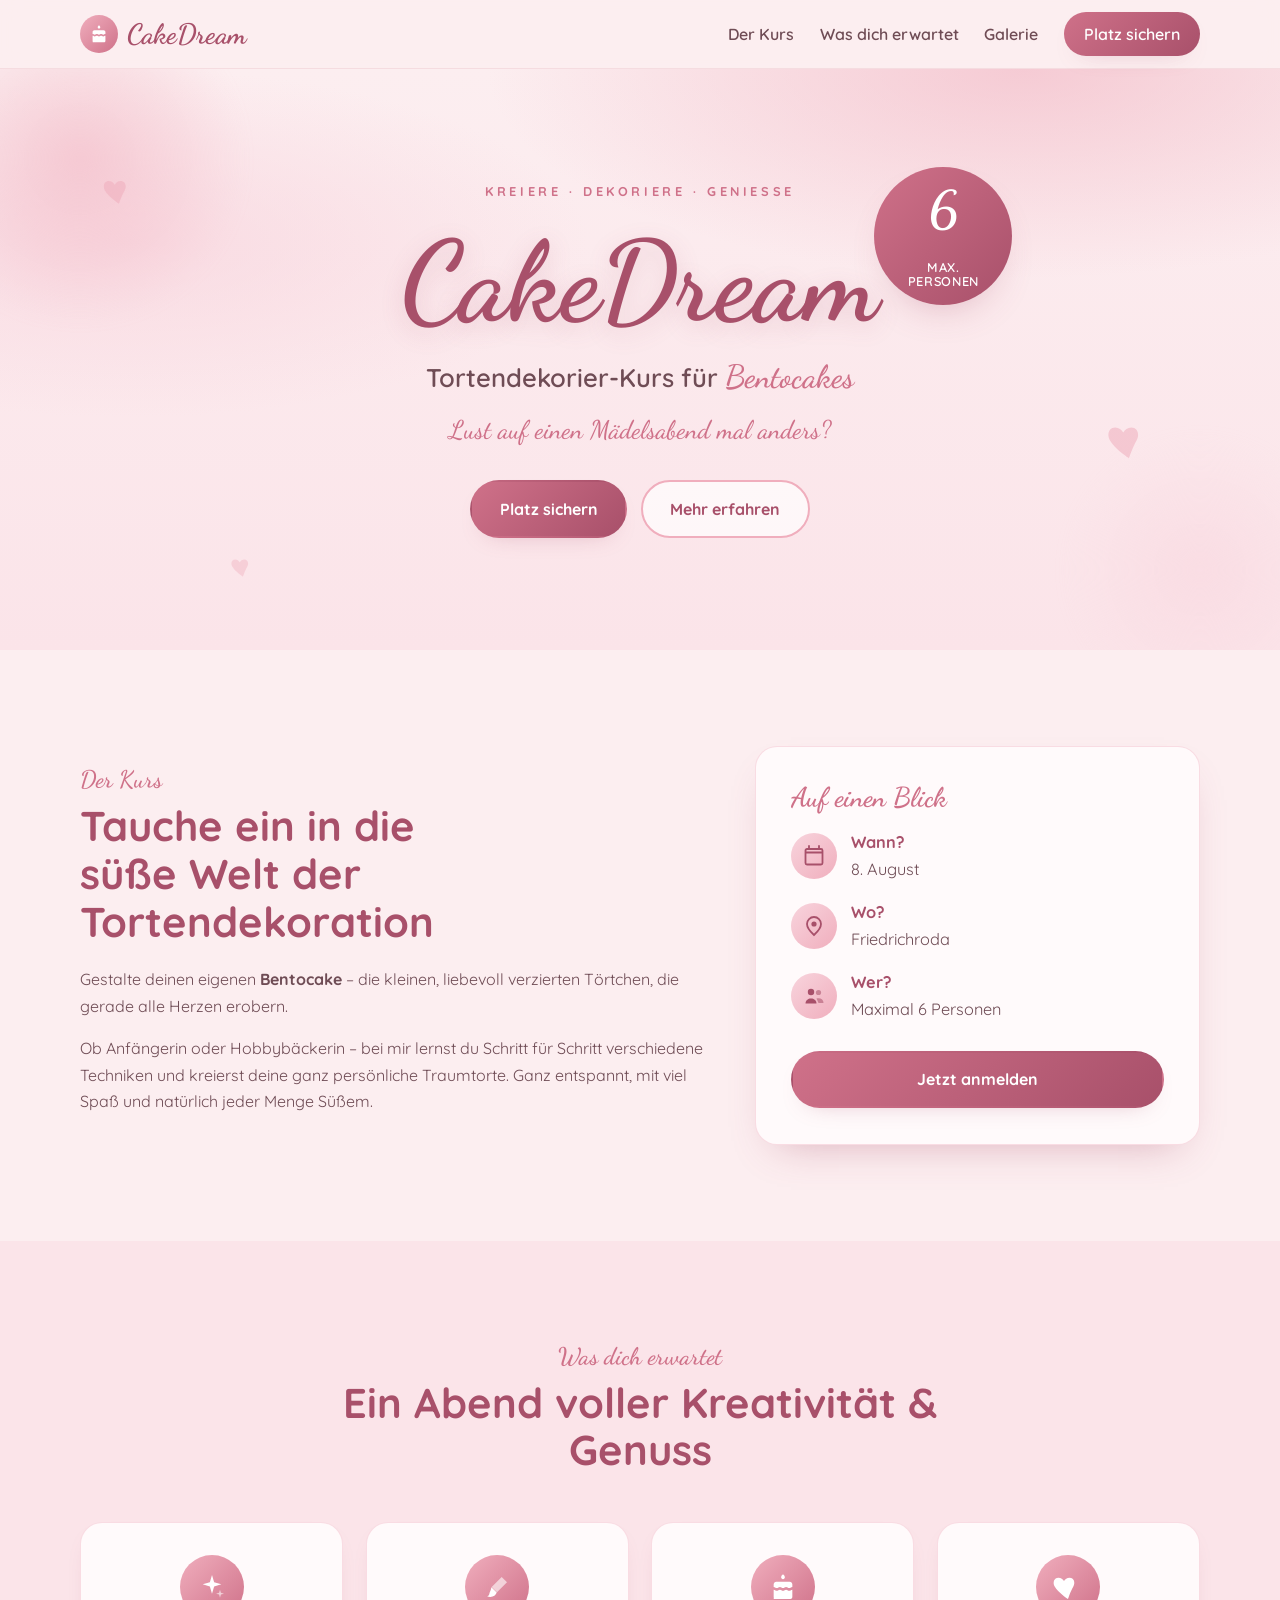
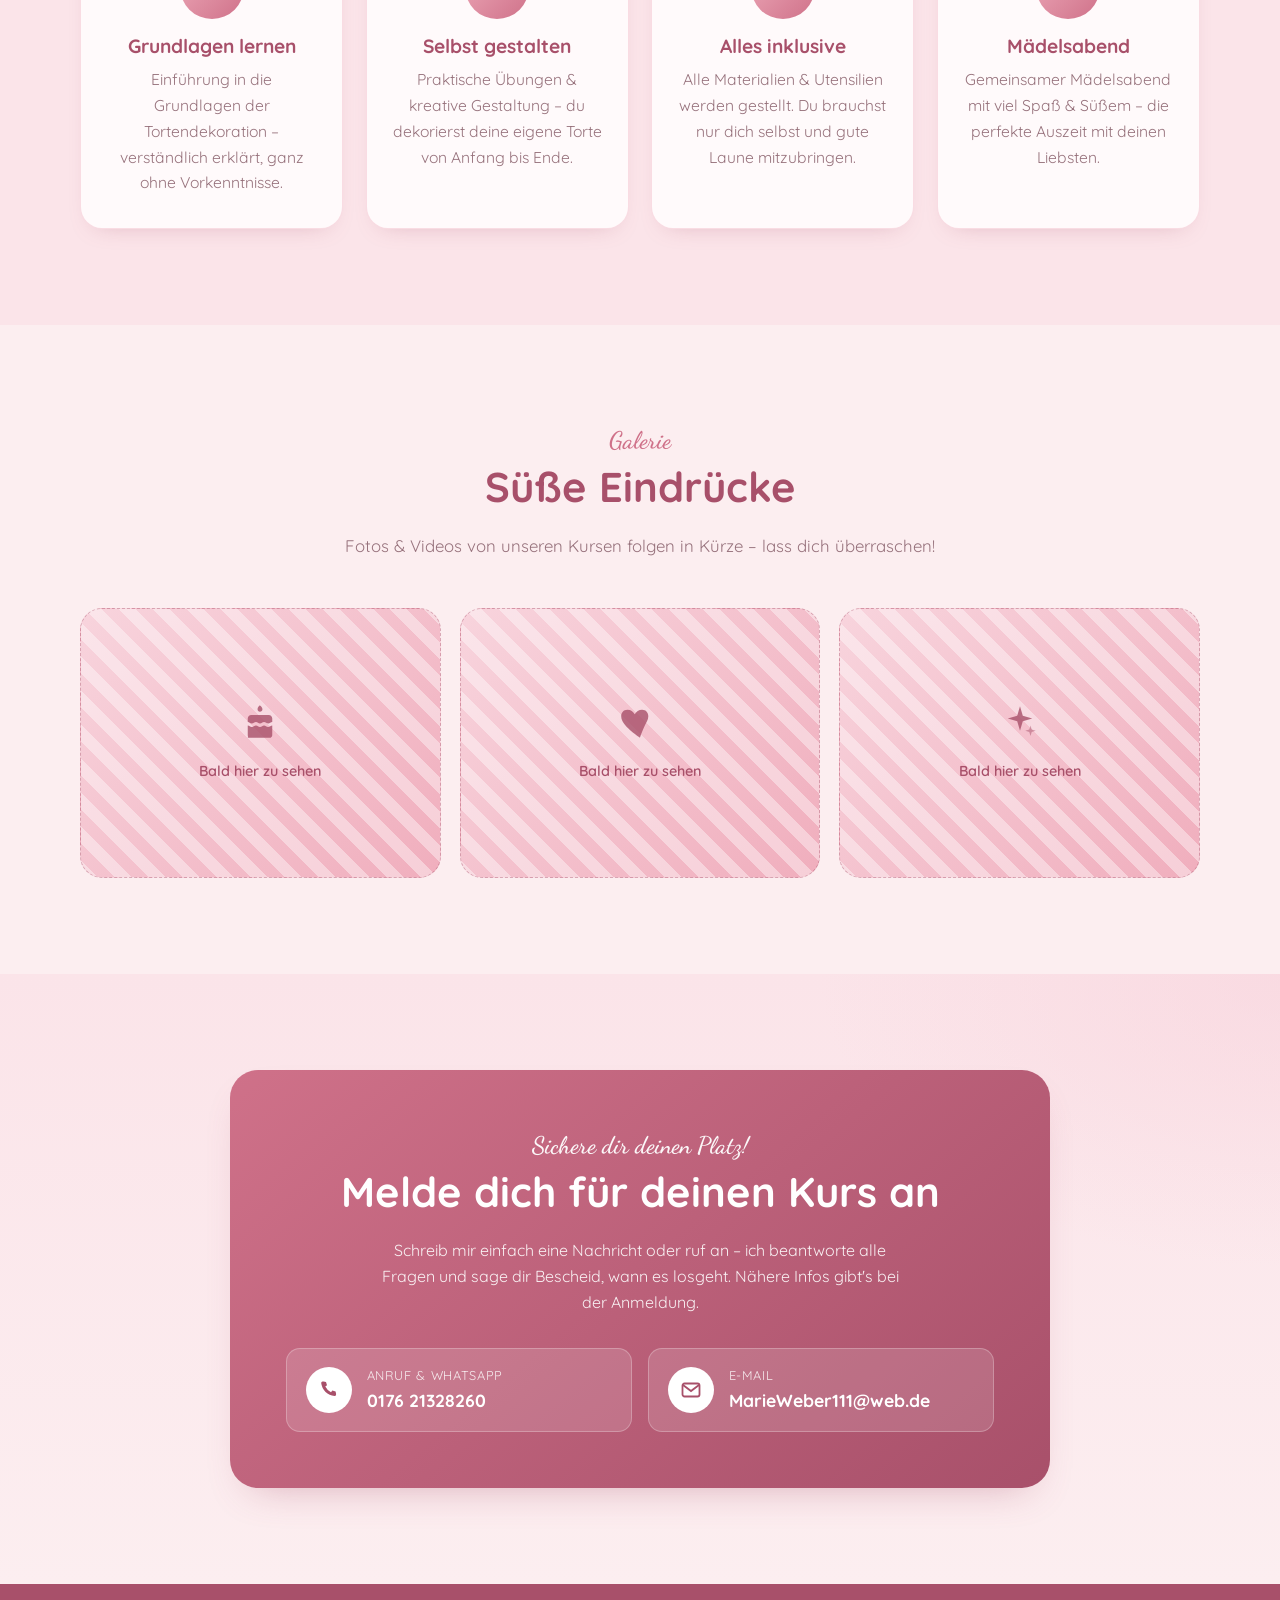
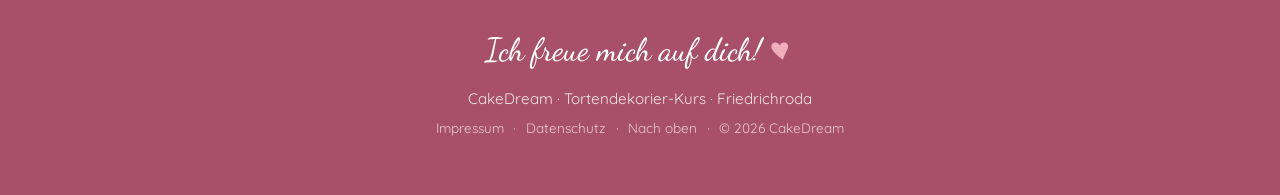
<file: index.html>
<!DOCTYPE html>
<html lang="de">
<head>
  <meta charset="UTF-8" />
  <meta name="viewport" content="width=device-width, initial-scale=1.0" />
  <title>CakeDream · Tortendekorier-Kurs in Friedrichroda</title>
  <meta name="description" content="Tortendekorier-Kurs für Bentocakes in Friedrichroda. Kreiere, dekoriere und genieße – ein Mädelsabend mal anders. Max. 6 Personen. Jetzt Platz sichern!" />
  <meta name="theme-color" content="#fceef0" />

  <!-- Open Graph / Social -->
  <meta property="og:type" content="website" />
  <meta property="og:title" content="CakeDream · Tortendekorier-Kurs" />
  <meta property="og:description" content="Tauche ein in die süße Welt der Tortendekoration und gestalte deinen eigenen Bentocake!" />
  <meta property="og:locale" content="de_DE" />

  <link rel="icon" href="assets/favicon.svg" type="image/svg+xml" />

  <!-- Schriften werden lokal geladen (siehe assets/css/styles.css) – kein Google-CDN -->
  <link rel="preload" href="assets/fonts/quicksand-latin.woff2" as="font" type="font/woff2" crossorigin />
  <link rel="preload" href="assets/fonts/dancing-script-latin.woff2" as="font" type="font/woff2" crossorigin />

  <link rel="stylesheet" href="assets/css/styles.css" />
</head>
<body>

  <!-- ===== Navigation ===== -->
  <header class="nav" id="top">
    <div class="nav__inner">
      <a href="#top" class="nav__brand">
        <span class="nav__brand-icon" aria-hidden="true">
          <svg viewBox="0 0 24 24" width="22" height="22"><use href="#icon-cake"/></svg>
        </span>
        CakeDream
      </a>

      <nav class="nav__links" aria-label="Hauptnavigation">
        <a href="#kurs">Der Kurs</a>
        <a href="#ablauf">Was dich erwartet</a>
        <a href="#galerie">Galerie</a>
        <a href="#kontakt" class="nav__cta">Platz sichern</a>
      </nav>

      <button class="nav__toggle" id="navToggle" aria-label="Menü öffnen" aria-expanded="false">
        <span></span><span></span><span></span>
      </button>
    </div>
  </header>

  <!-- ===== Hero ===== -->
  <section class="hero">
    <div class="hero__decor" aria-hidden="true">
      <span class="blob blob--1"></span>
      <span class="blob blob--2"></span>
      <svg class="float-heart float-heart--1" viewBox="0 0 24 24"><use href="#icon-heart"/></svg>
      <svg class="float-heart float-heart--2" viewBox="0 0 24 24"><use href="#icon-heart"/></svg>
      <svg class="float-heart float-heart--3" viewBox="0 0 24 24"><use href="#icon-heart"/></svg>
    </div>

    <div class="hero__inner">
      <p class="hero__eyebrow reveal">Kreiere &middot; Dekoriere &middot; Genieße</p>
      <h1 class="hero__title reveal">CakeDream</h1>
      <p class="hero__tagline reveal">Tortendekorier-Kurs für <em>Bentocakes</em></p>
      <p class="hero__sub reveal">Lust auf einen Mädelsabend mal anders?</p>

      <div class="hero__actions reveal">
        <a href="#kontakt" class="btn btn--primary">Platz sichern</a>
        <a href="#kurs" class="btn btn--ghost">Mehr erfahren</a>
      </div>

      <div class="hero__badge reveal" aria-label="Maximal 6 Personen">
        <span class="hero__badge-num">6</span>
        <span class="hero__badge-text">max.<br>Personen</span>
      </div>
    </div>
  </section>

  <!-- ===== Intro / Der Kurs ===== -->
  <section class="section section--intro" id="kurs">
    <div class="wrap">
      <div class="intro__grid">
        <div class="intro__text reveal">
          <p class="kicker">Der Kurs</p>
          <h2>Tauche ein in die süße Welt der Tortendekoration</h2>
          <p>
            Gestalte deinen eigenen <strong>Bentocake</strong> – die kleinen,
            liebevoll verzierten Törtchen, die gerade alle Herzen erobern.
          </p>
          <p>
            Ob Anfängerin oder Hobbybäckerin – bei mir lernst du Schritt für
            Schritt verschiedene Techniken und kreierst deine ganz persönliche
            Traumtorte. Ganz entspannt, mit viel Spaß und natürlich jeder Menge
            Süßem.
          </p>
        </div>

        <div class="intro__card reveal">
          <h3>Auf einen Blick</h3>
          <ul class="facts">
            <li>
              <span class="facts__icon" aria-hidden="true"><svg viewBox="0 0 24 24"><use href="#icon-calendar"/></svg></span>
              <span class="facts__body"><strong>Wann?</strong><br>8. August</span>
            </li>
            <li>
              <span class="facts__icon" aria-hidden="true"><svg viewBox="0 0 24 24"><use href="#icon-pin"/></svg></span>
              <span class="facts__body"><strong>Wo?</strong><br>Friedrichroda</span>
            </li>
            <li>
              <span class="facts__icon" aria-hidden="true"><svg viewBox="0 0 24 24"><use href="#icon-people"/></svg></span>
              <span class="facts__body"><strong>Wer?</strong><br>Maximal 6 Personen</span>
            </li>
          </ul>
          <a href="#kontakt" class="btn btn--primary btn--block">Jetzt anmelden</a>
        </div>
      </div>
    </div>
  </section>

  <!-- ===== Was dich erwartet ===== -->
  <section class="section section--soft" id="ablauf">
    <div class="wrap">
      <header class="section__head reveal">
        <p class="kicker">Was dich erwartet</p>
        <h2>Ein Abend voller Kreativität &amp; Genuss</h2>
      </header>

      <div class="cards">
        <article class="card reveal">
          <span class="card__icon" aria-hidden="true"><svg viewBox="0 0 24 24"><use href="#icon-sparkle"/></svg></span>
          <h3>Grundlagen lernen</h3>
          <p>Einführung in die Grundlagen der Tortendekoration – verständlich erklärt, ganz ohne Vorkenntnisse.</p>
        </article>

        <article class="card reveal">
          <span class="card__icon" aria-hidden="true"><svg viewBox="0 0 24 24"><use href="#icon-brush"/></svg></span>
          <h3>Selbst gestalten</h3>
          <p>Praktische Übungen &amp; kreative Gestaltung – du dekorierst deine eigene Torte von Anfang bis Ende.</p>
        </article>

        <article class="card reveal">
          <span class="card__icon" aria-hidden="true"><svg viewBox="0 0 24 24"><use href="#icon-cake"/></svg></span>
          <h3>Alles inklusive</h3>
          <p>Alle Materialien &amp; Utensilien werden gestellt. Du brauchst nur dich selbst und gute Laune mitzubringen.</p>
        </article>

        <article class="card reveal">
          <span class="card__icon" aria-hidden="true"><svg viewBox="0 0 24 24"><use href="#icon-heart"/></svg></span>
          <h3>Mädelsabend</h3>
          <p>Gemeinsamer Mädelsabend mit viel Spaß &amp; Süßem – die perfekte Auszeit mit deinen Liebsten.</p>
        </article>
      </div>
    </div>
  </section>

  <!-- ===== Galerie ===== -->
  <section class="section" id="galerie">
    <div class="wrap">
      <header class="section__head reveal">
        <p class="kicker">Galerie</p>
        <h2>Süße Eindrücke</h2>
        <p class="section__lead">Fotos &amp; Videos von unseren Kursen folgen in Kürze – lass dich überraschen!</p>
      </header>

      <div class="gallery" aria-label="Galerie – Bilder folgen bald">
        <figure class="gallery__item gallery__item--placeholder">
          <span aria-hidden="true"><svg viewBox="0 0 24 24"><use href="#icon-cake"/></svg></span>
          <figcaption>Bald hier zu sehen</figcaption>
        </figure>
        <figure class="gallery__item gallery__item--placeholder">
          <span aria-hidden="true"><svg viewBox="0 0 24 24"><use href="#icon-heart"/></svg></span>
          <figcaption>Bald hier zu sehen</figcaption>
        </figure>
        <figure class="gallery__item gallery__item--placeholder">
          <span aria-hidden="true"><svg viewBox="0 0 24 24"><use href="#icon-sparkle"/></svg></span>
          <figcaption>Bald hier zu sehen</figcaption>
        </figure>
      </div>
    </div>
  </section>

  <!-- ===== Kontakt / Anmeldung ===== -->
  <section class="section section--contact" id="kontakt">
    <div class="wrap">
      <div class="contact__box reveal">
        <p class="kicker kicker--light">Sichere dir deinen Platz!</p>
        <h2>Melde dich für deinen Kurs an</h2>
        <p class="contact__lead">
          Schreib mir einfach eine Nachricht oder ruf an – ich beantworte alle
          Fragen und sage dir Bescheid, wann es losgeht. Nähere Infos gibt's bei
          der Anmeldung.
        </p>

        <div class="contact__methods">
          <a class="contact__method" href="tel:+4917621328260">
            <span class="contact__method-icon" aria-hidden="true"><svg viewBox="0 0 24 24"><use href="#icon-phone"/></svg></span>
            <span>
              <span class="contact__method-label">Anruf &amp; WhatsApp</span>
              <strong>0176 21328260</strong>
            </span>
          </a>

          <a class="contact__method" href="mailto:MarieWeber111@web.de?subject=Anmeldung%20Tortendekorier-Kurs">
            <span class="contact__method-icon" aria-hidden="true"><svg viewBox="0 0 24 24"><use href="#icon-mail"/></svg></span>
            <span>
              <span class="contact__method-label">E-Mail</span>
              <strong>MarieWeber111@web.de</strong>
            </span>
          </a>
        </div>
      </div>
    </div>
  </section>

  <!-- ===== Footer ===== -->
  <footer class="footer">
    <div class="wrap footer__inner">
      <p class="footer__sign">Ich freue mich auf dich! <svg viewBox="0 0 24 24" class="footer__heart"><use href="#icon-heart"/></svg></p>
      <p class="footer__brand">CakeDream &middot; Tortendekorier-Kurs &middot; Friedrichroda</p>
      <p class="footer__legal">
        <a href="impressum.html">Impressum</a>
        <span aria-hidden="true">·</span>
        <a href="datenschutz.html">Datenschutz</a>
        <span aria-hidden="true">·</span>
        <a href="#top">Nach oben</a>
        <span aria-hidden="true">·</span>
        <span>&copy; <span id="year"></span> CakeDream</span>
      </p>
    </div>
  </footer>

  <!-- ===== SVG Icon Sprite ===== -->
  <svg width="0" height="0" style="position:absolute" aria-hidden="true" focusable="false">
    <defs>
      <symbol id="icon-heart" viewBox="0 0 24 24">
        <path d="M12 21s-7.5-4.9-10-9.4C.3 8.4 1.6 5 4.8 5c2 0 3.3 1.2 4.2 2.5C9.9 6.2 11.2 5 13.2 5 16.4 5 17.7 8.4 16 11.6 13.5 16.1 12 21 12 21z" fill="currentColor"/>
      </symbol>
      <symbol id="icon-cake" viewBox="0 0 24 24">
        <path d="M12 2.5c.8.6 1.4 1.4 1.4 2.2 0 .8-.6 1.4-1.4 1.4s-1.4-.6-1.4-1.4c0-.8.6-1.6 1.4-2.2zM7 8h10c1.1 0 2 .9 2 2v2c-1 0-1.3.8-2.3.8S15.3 12 14.3 12s-1.3.8-2.3.8S10.7 12 9.7 12s-1.4.8-2.4.8S6 12 5 12v-2c0-1.1.9-2 2-2zM5 14c1 0 1.3.8 2.3.8s1.4-.8 2.4-.8 1.3.8 2.3.8 1.4-.8 2.3-.8 1.3.8 2.4.8 1.3-.8 2.3-.8v5.5c0 .8-.7 1.5-1.5 1.5h-13C5.7 21 5 20.3 5 19.5V14z" fill="currentColor"/>
      </symbol>
      <symbol id="icon-calendar" viewBox="0 0 24 24">
        <path d="M7 2v2M17 2v2M3.5 8.5h17M5 5h14a1.5 1.5 0 0 1 1.5 1.5V19A1.5 1.5 0 0 1 19 20.5H5A1.5 1.5 0 0 1 3.5 19V6.5A1.5 1.5 0 0 1 5 5z" fill="none" stroke="currentColor" stroke-width="1.8" stroke-linecap="round"/>
      </symbol>
      <symbol id="icon-pin" viewBox="0 0 24 24">
        <path d="M12 21s7-6.3 7-11a7 7 0 1 0-14 0c0 4.7 7 11 7 11z" fill="none" stroke="currentColor" stroke-width="1.8"/>
        <circle cx="12" cy="10" r="2.6" fill="currentColor"/>
      </symbol>
      <symbol id="icon-people" viewBox="0 0 24 24">
        <circle cx="9" cy="8" r="3.2" fill="currentColor"/>
        <path d="M3.5 19.5c0-3 2.5-5 5.5-5s5.5 2 5.5 5z" fill="currentColor"/>
        <circle cx="16.5" cy="8.5" r="2.6" fill="currentColor" opacity=".55"/>
        <path d="M14.5 14.6c.6-.25 1.3-.4 2-.4 3 0 5 1.8 5 4.8h-5" fill="currentColor" opacity=".55"/>
      </symbol>
      <symbol id="icon-phone" viewBox="0 0 24 24">
        <path d="M6.6 3.5 9 4l1 3.2-1.7 1.4a12 12 0 0 0 5.7 5.7l1.4-1.7 3.2 1 .5 2.4a1.6 1.6 0 0 1-1.6 1.9A14.5 14.5 0 0 1 4.2 5.1 1.6 1.6 0 0 1 6.1 3.5z" fill="currentColor"/>
      </symbol>
      <symbol id="icon-mail" viewBox="0 0 24 24">
        <rect x="3.5" y="5.5" width="17" height="13" rx="2" fill="none" stroke="currentColor" stroke-width="1.8"/>
        <path d="M4 7l8 6 8-6" fill="none" stroke="currentColor" stroke-width="1.8" stroke-linecap="round"/>
      </symbol>
      <symbol id="icon-sparkle" viewBox="0 0 24 24">
        <path d="M12 3l1.6 5.4L19 10l-5.4 1.6L12 17l-1.6-5.4L5 10l5.4-1.6z" fill="currentColor"/>
        <path d="M18 14l.7 2.3L21 17l-2.3.7L18 20l-.7-2.3L15 17l2.3-.7z" fill="currentColor" opacity=".6"/>
      </symbol>
      <symbol id="icon-brush" viewBox="0 0 24 24">
        <path d="M15.5 4.5l4 4-7.5 7.5-4-4 7.5-7.5z" fill="currentColor" opacity=".6"/>
        <path d="M7.8 12.2l4 4c-.7 2-2.4 3.3-4.8 3.3-1 0-1.8-.2-2.4-.5.9-.3 1.5-1 1.7-2 .2-1.2 1-1.9 1.5-4.8z" fill="currentColor"/>
      </symbol>
    </defs>
  </svg>

  <script src="assets/js/main.js"></script>
</body>
</html>
</file>
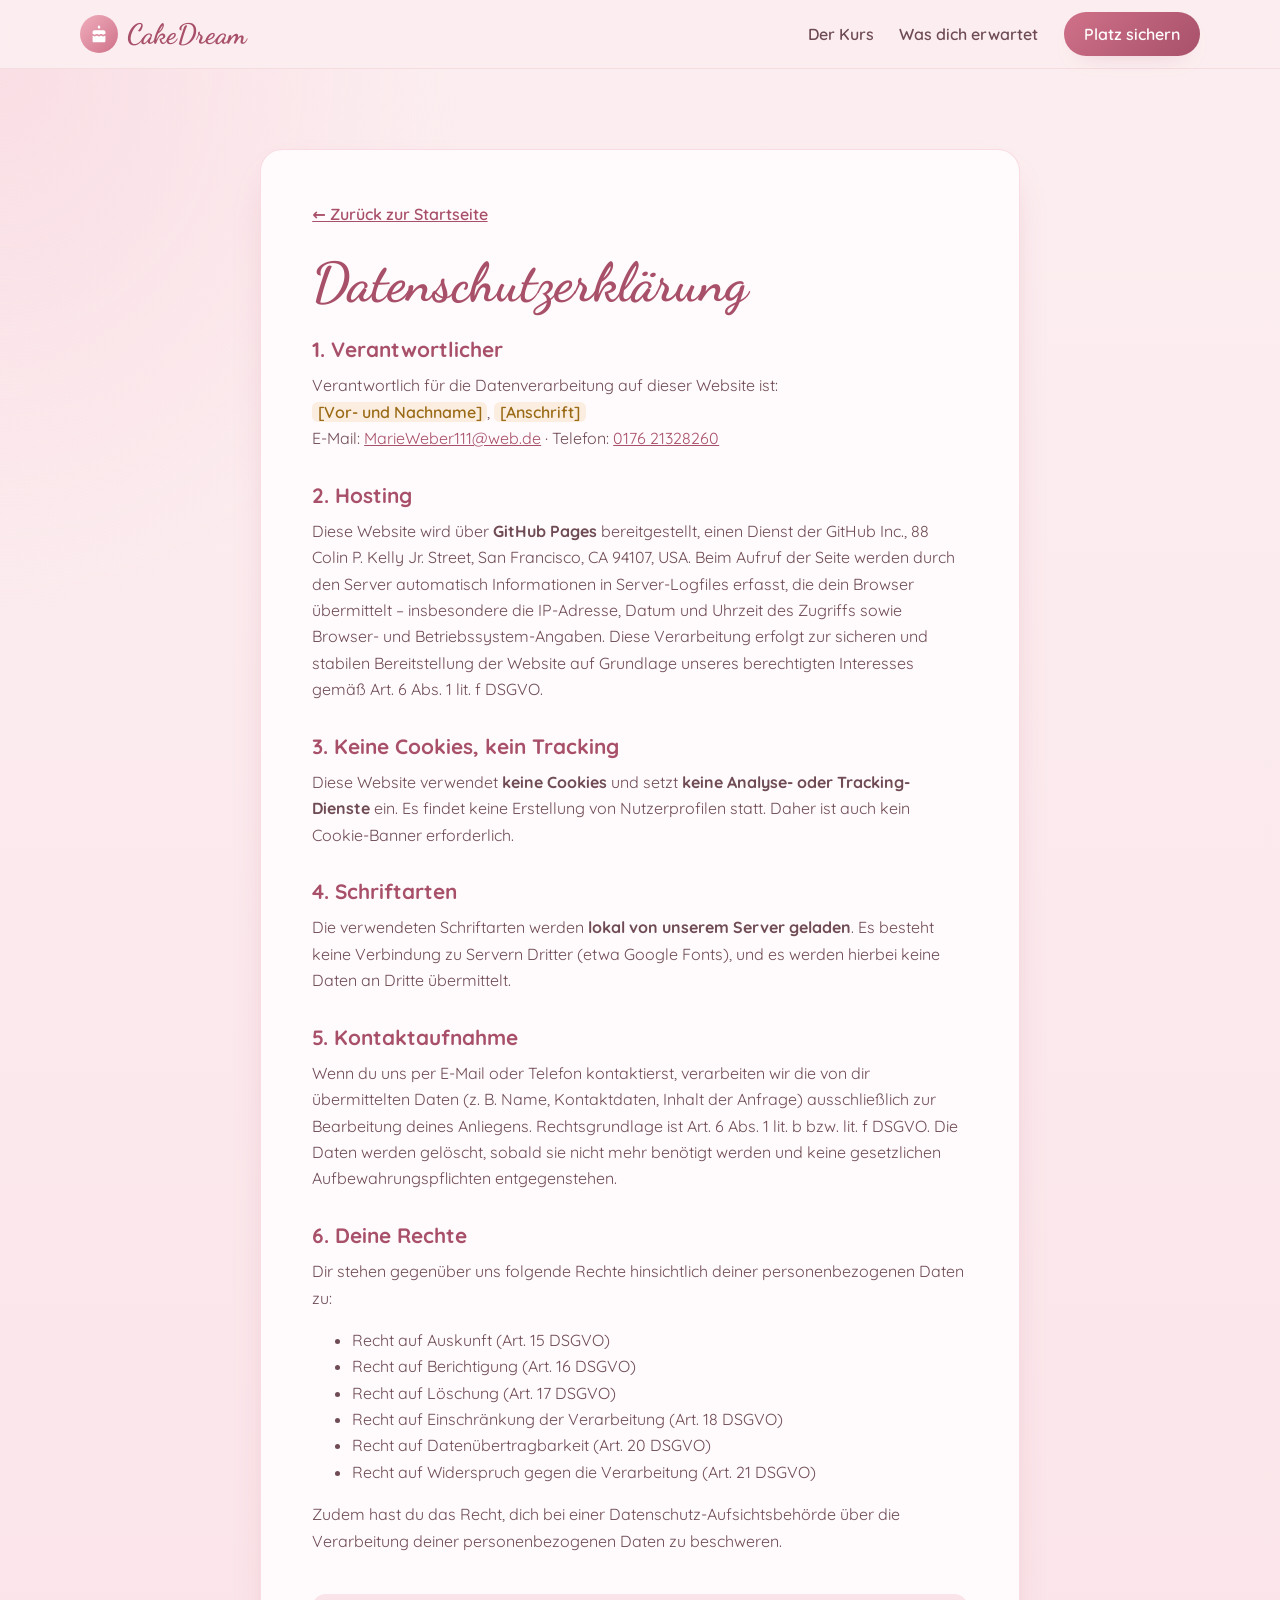
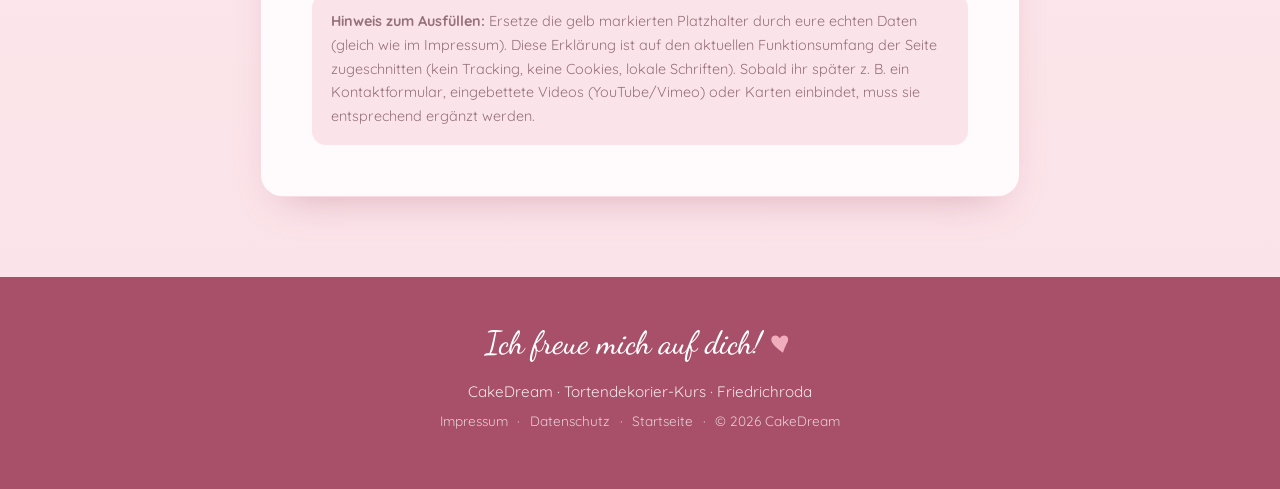
<file: datenschutz.html>
<!DOCTYPE html>
<html lang="de">
<head>
  <meta charset="UTF-8" />
  <meta name="viewport" content="width=device-width, initial-scale=1.0" />
  <title>Datenschutzerklärung · CakeDream</title>
  <meta name="description" content="Datenschutzerklärung von CakeDream – Tortendekorier-Kurse in Friedrichroda." />
  <meta name="robots" content="noindex" />
  <meta name="theme-color" content="#fceef0" />
  <link rel="icon" href="assets/favicon.svg" type="image/svg+xml" />
  <link rel="preload" href="assets/fonts/quicksand-latin.woff2" as="font" type="font/woff2" crossorigin />
  <link rel="preload" href="assets/fonts/dancing-script-latin.woff2" as="font" type="font/woff2" crossorigin />
  <link rel="stylesheet" href="assets/css/styles.css" />
</head>
<body>

  <header class="nav" id="top">
    <div class="nav__inner">
      <a href="index.html" class="nav__brand">
        <span class="nav__brand-icon" aria-hidden="true">
          <svg viewBox="0 0 24 24" width="22" height="22"><use href="#icon-cake"/></svg>
        </span>
        CakeDream
      </a>
      <nav class="nav__links" aria-label="Hauptnavigation">
        <a href="index.html#kurs">Der Kurs</a>
        <a href="index.html#ablauf">Was dich erwartet</a>
        <a href="index.html#kontakt" class="nav__cta">Platz sichern</a>
      </nav>
    </div>
  </header>

  <main class="legal">
    <div class="wrap">
      <article class="legal__card">
        <a class="legal__back" href="index.html">&larr; Zurück zur Startseite</a>
        <h1>Datenschutzerklärung</h1>

        <h2>1. Verantwortlicher</h2>
        <p>
          Verantwortlich für die Datenverarbeitung auf dieser Website ist:<br>
          <span class="legal__placeholder">[Vor- und Nachname]</span>,
          <span class="legal__placeholder">[Anschrift]</span><br>
          E-Mail: <a href="mailto:MarieWeber111@web.de">MarieWeber111@web.de</a> ·
          Telefon: <a href="tel:+4917621328260">0176 21328260</a>
        </p>

        <h2>2. Hosting</h2>
        <p>
          Diese Website wird über <strong>GitHub Pages</strong> bereitgestellt,
          einen Dienst der GitHub Inc., 88 Colin P. Kelly Jr. Street, San
          Francisco, CA 94107, USA. Beim Aufruf der Seite werden durch den
          Server automatisch Informationen in Server-Logfiles erfasst, die dein
          Browser übermittelt – insbesondere die IP-Adresse, Datum und Uhrzeit
          des Zugriffs sowie Browser- und Betriebssystem-Angaben. Diese
          Verarbeitung erfolgt zur sicheren und stabilen Bereitstellung der
          Website auf Grundlage unseres berechtigten Interesses gemäß
          Art.&nbsp;6 Abs.&nbsp;1 lit.&nbsp;f DSGVO.
        </p>

        <h2>3. Keine Cookies, kein Tracking</h2>
        <p>
          Diese Website verwendet <strong>keine Cookies</strong> und setzt
          <strong>keine Analyse- oder Tracking-Dienste</strong> ein. Es findet
          keine Erstellung von Nutzerprofilen statt. Daher ist auch kein
          Cookie-Banner erforderlich.
        </p>

        <h2>4. Schriftarten</h2>
        <p>
          Die verwendeten Schriftarten werden <strong>lokal von unserem Server
          geladen</strong>. Es besteht keine Verbindung zu Servern Dritter
          (etwa Google Fonts), und es werden hierbei keine Daten an Dritte
          übermittelt.
        </p>

        <h2>5. Kontaktaufnahme</h2>
        <p>
          Wenn du uns per E-Mail oder Telefon kontaktierst, verarbeiten wir die
          von dir übermittelten Daten (z.&nbsp;B. Name, Kontaktdaten, Inhalt der
          Anfrage) ausschließlich zur Bearbeitung deines Anliegens.
          Rechtsgrundlage ist Art.&nbsp;6 Abs.&nbsp;1 lit.&nbsp;b bzw.
          lit.&nbsp;f DSGVO. Die Daten werden gelöscht, sobald sie nicht mehr
          benötigt werden und keine gesetzlichen Aufbewahrungspflichten
          entgegenstehen.
        </p>

        <h2>6. Deine Rechte</h2>
        <p>Dir stehen gegenüber uns folgende Rechte hinsichtlich deiner personenbezogenen Daten zu:</p>
        <ul>
          <li>Recht auf Auskunft (Art.&nbsp;15 DSGVO)</li>
          <li>Recht auf Berichtigung (Art.&nbsp;16 DSGVO)</li>
          <li>Recht auf Löschung (Art.&nbsp;17 DSGVO)</li>
          <li>Recht auf Einschränkung der Verarbeitung (Art.&nbsp;18 DSGVO)</li>
          <li>Recht auf Datenübertragbarkeit (Art.&nbsp;20 DSGVO)</li>
          <li>Recht auf Widerspruch gegen die Verarbeitung (Art.&nbsp;21 DSGVO)</li>
        </ul>
        <p>
          Zudem hast du das Recht, dich bei einer Datenschutz-Aufsichtsbehörde
          über die Verarbeitung deiner personenbezogenen Daten zu beschweren.
        </p>

        <div class="legal__note">
          <strong>Hinweis zum Ausfüllen:</strong> Ersetze die gelb markierten
          Platzhalter durch eure echten Daten (gleich wie im Impressum). Diese
          Erklärung ist auf den aktuellen Funktionsumfang der Seite zugeschnitten
          (kein Tracking, keine Cookies, lokale Schriften). Sobald ihr später
          z.&nbsp;B. ein Kontaktformular, eingebettete Videos (YouTube/Vimeo) oder
          Karten einbindet, muss sie entsprechend ergänzt werden.
        </div>
      </article>
    </div>
  </main>

  <footer class="footer">
    <div class="wrap footer__inner">
      <p class="footer__sign">Ich freue mich auf dich! <svg viewBox="0 0 24 24" class="footer__heart"><use href="#icon-heart"/></svg></p>
      <p class="footer__brand">CakeDream &middot; Tortendekorier-Kurs &middot; Friedrichroda</p>
      <p class="footer__legal">
        <a href="impressum.html">Impressum</a>
        <span aria-hidden="true">·</span>
        <a href="datenschutz.html">Datenschutz</a>
        <span aria-hidden="true">·</span>
        <a href="index.html">Startseite</a>
        <span aria-hidden="true">·</span>
        <span>&copy; <span id="year"></span> CakeDream</span>
      </p>
    </div>
  </footer>

  <svg width="0" height="0" style="position:absolute" aria-hidden="true" focusable="false">
    <defs>
      <symbol id="icon-heart" viewBox="0 0 24 24">
        <path d="M12 21s-7.5-4.9-10-9.4C.3 8.4 1.6 5 4.8 5c2 0 3.3 1.2 4.2 2.5C9.9 6.2 11.2 5 13.2 5 16.4 5 17.7 8.4 16 11.6 13.5 16.1 12 21 12 21z" fill="currentColor"/>
      </symbol>
      <symbol id="icon-cake" viewBox="0 0 24 24">
        <path d="M12 2.5c.8.6 1.4 1.4 1.4 2.2 0 .8-.6 1.4-1.4 1.4s-1.4-.6-1.4-1.4c0-.8.6-1.6 1.4-2.2zM7 8h10c1.1 0 2 .9 2 2v2c-1 0-1.3.8-2.3.8S15.3 12 14.3 12s-1.3.8-2.3.8S10.7 12 9.7 12s-1.4.8-2.4.8S6 12 5 12v-2c0-1.1.9-2 2-2zM5 14c1 0 1.3.8 2.3.8s1.4-.8 2.4-.8 1.3.8 2.3.8 1.4-.8 2.3-.8 1.3.8 2.4.8 1.3-.8 2.3-.8v5.5c0 .8-.7 1.5-1.5 1.5h-13C5.7 21 5 20.3 5 19.5V14z" fill="currentColor"/>
      </symbol>
    </defs>
  </svg>

  <script src="assets/js/main.js"></script>
</body>
</html>
</file>
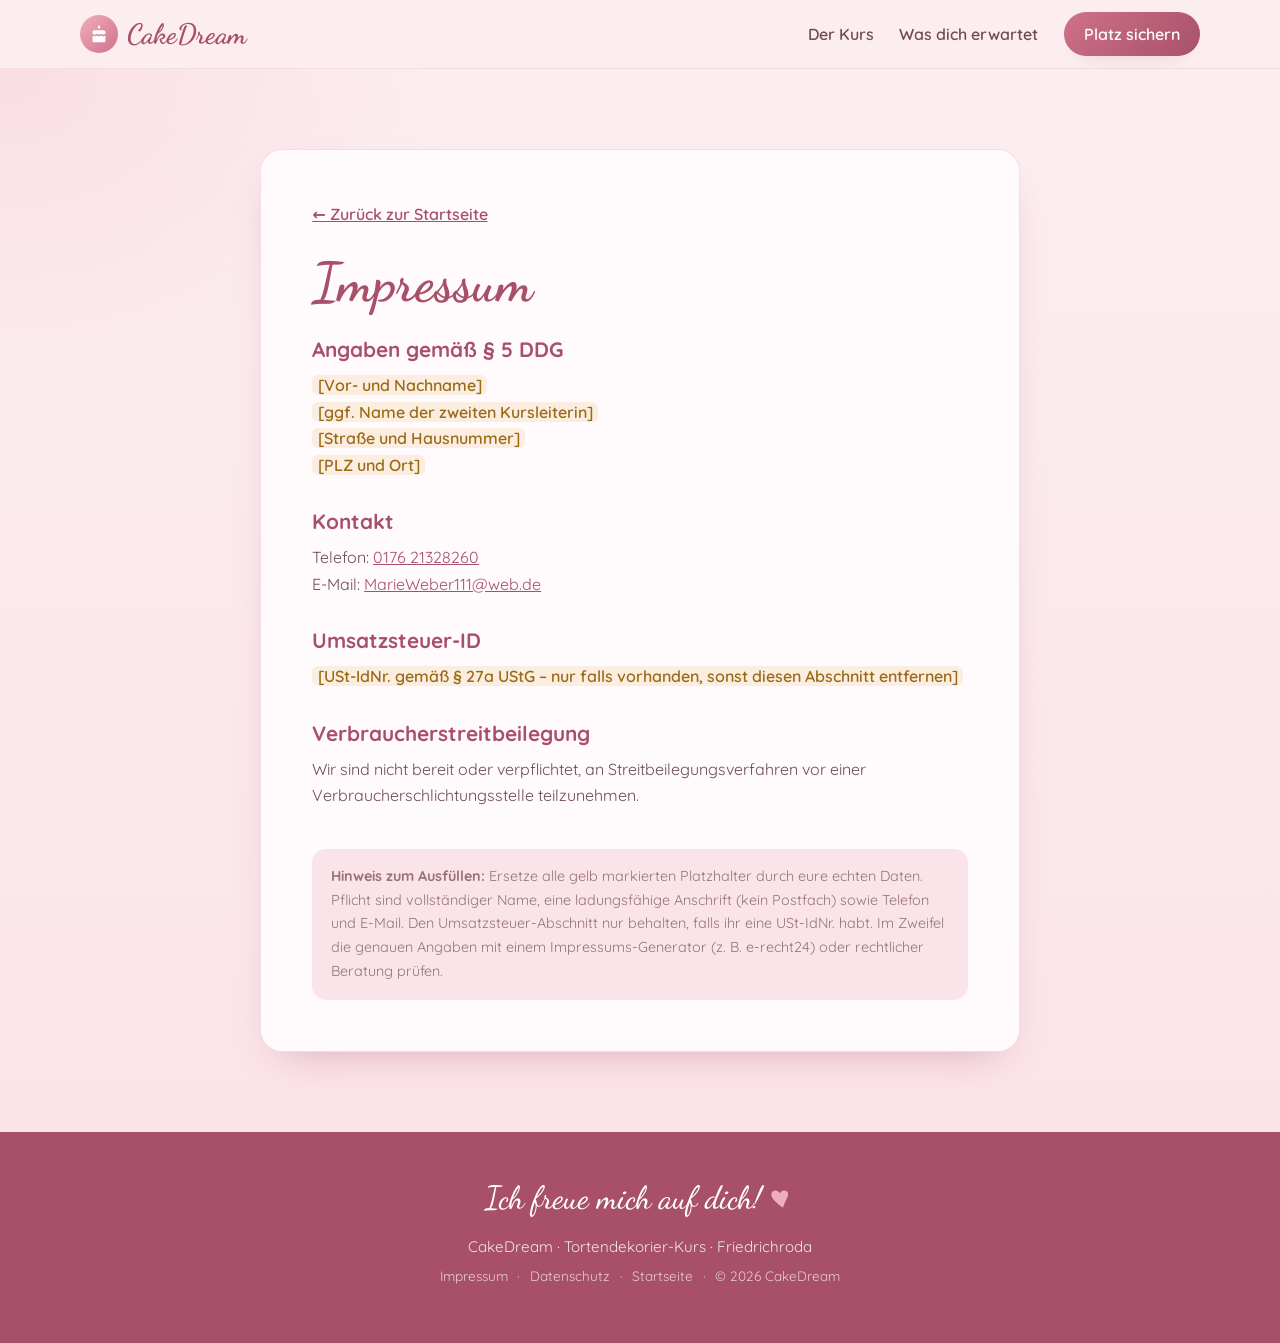
<file: impressum.html>
<!DOCTYPE html>
<html lang="de">
<head>
  <meta charset="UTF-8" />
  <meta name="viewport" content="width=device-width, initial-scale=1.0" />
  <title>Impressum · CakeDream</title>
  <meta name="description" content="Impressum von CakeDream – Tortendekorier-Kurse in Friedrichroda." />
  <meta name="robots" content="noindex" />
  <meta name="theme-color" content="#fceef0" />
  <link rel="icon" href="assets/favicon.svg" type="image/svg+xml" />
  <link rel="preload" href="assets/fonts/quicksand-latin.woff2" as="font" type="font/woff2" crossorigin />
  <link rel="preload" href="assets/fonts/dancing-script-latin.woff2" as="font" type="font/woff2" crossorigin />
  <link rel="stylesheet" href="assets/css/styles.css" />
</head>
<body>

  <header class="nav" id="top">
    <div class="nav__inner">
      <a href="index.html" class="nav__brand">
        <span class="nav__brand-icon" aria-hidden="true">
          <svg viewBox="0 0 24 24" width="22" height="22"><use href="#icon-cake"/></svg>
        </span>
        CakeDream
      </a>
      <nav class="nav__links" aria-label="Hauptnavigation">
        <a href="index.html#kurs">Der Kurs</a>
        <a href="index.html#ablauf">Was dich erwartet</a>
        <a href="index.html#kontakt" class="nav__cta">Platz sichern</a>
      </nav>
    </div>
  </header>

  <main class="legal">
    <div class="wrap">
      <article class="legal__card">
        <a class="legal__back" href="index.html">&larr; Zurück zur Startseite</a>
        <h1>Impressum</h1>

        <h2>Angaben gemäß § 5 DDG</h2>
        <p>
          <span class="legal__placeholder">[Vor- und Nachname]</span><br>
          <span class="legal__placeholder">[ggf. Name der zweiten Kursleiterin]</span><br>
          <span class="legal__placeholder">[Straße und Hausnummer]</span><br>
          <span class="legal__placeholder">[PLZ und Ort]</span>
        </p>

        <h2>Kontakt</h2>
        <p>
          Telefon: <a href="tel:+4917621328260">0176 21328260</a><br>
          E-Mail: <a href="mailto:MarieWeber111@web.de">MarieWeber111@web.de</a>
        </p>

        <h2>Umsatzsteuer-ID</h2>
        <p>
          <span class="legal__placeholder">[USt-IdNr. gemäß § 27a UStG – nur falls vorhanden, sonst diesen Abschnitt entfernen]</span>
        </p>

        <h2>Verbraucherstreitbeilegung</h2>
        <p>
          Wir sind nicht bereit oder verpflichtet, an Streitbeilegungsverfahren
          vor einer Verbraucherschlichtungsstelle teilzunehmen.
        </p>

        <div class="legal__note">
          <strong>Hinweis zum Ausfüllen:</strong> Ersetze alle gelb markierten
          Platzhalter durch eure echten Daten. Pflicht sind vollständiger Name,
          eine ladungsfähige Anschrift (kein Postfach) sowie Telefon und E-Mail.
          Den Umsatzsteuer-Abschnitt nur behalten, falls ihr eine USt-IdNr. habt.
          Im Zweifel die genauen Angaben mit einem Impressums-Generator
          (z.&nbsp;B. e-recht24) oder rechtlicher Beratung prüfen.
        </div>
      </article>
    </div>
  </main>

  <footer class="footer">
    <div class="wrap footer__inner">
      <p class="footer__sign">Ich freue mich auf dich! <svg viewBox="0 0 24 24" class="footer__heart"><use href="#icon-heart"/></svg></p>
      <p class="footer__brand">CakeDream &middot; Tortendekorier-Kurs &middot; Friedrichroda</p>
      <p class="footer__legal">
        <a href="impressum.html">Impressum</a>
        <span aria-hidden="true">·</span>
        <a href="datenschutz.html">Datenschutz</a>
        <span aria-hidden="true">·</span>
        <a href="index.html">Startseite</a>
        <span aria-hidden="true">·</span>
        <span>&copy; <span id="year"></span> CakeDream</span>
      </p>
    </div>
  </footer>

  <svg width="0" height="0" style="position:absolute" aria-hidden="true" focusable="false">
    <defs>
      <symbol id="icon-heart" viewBox="0 0 24 24">
        <path d="M12 21s-7.5-4.9-10-9.4C.3 8.4 1.6 5 4.8 5c2 0 3.3 1.2 4.2 2.5C9.9 6.2 11.2 5 13.2 5 16.4 5 17.7 8.4 16 11.6 13.5 16.1 12 21 12 21z" fill="currentColor"/>
      </symbol>
      <symbol id="icon-cake" viewBox="0 0 24 24">
        <path d="M12 2.5c.8.6 1.4 1.4 1.4 2.2 0 .8-.6 1.4-1.4 1.4s-1.4-.6-1.4-1.4c0-.8.6-1.6 1.4-2.2zM7 8h10c1.1 0 2 .9 2 2v2c-1 0-1.3.8-2.3.8S15.3 12 14.3 12s-1.3.8-2.3.8S10.7 12 9.7 12s-1.4.8-2.4.8S6 12 5 12v-2c0-1.1.9-2 2-2zM5 14c1 0 1.3.8 2.3.8s1.4-.8 2.4-.8 1.3.8 2.3.8 1.4-.8 2.3-.8 1.3.8 2.4.8 1.3-.8 2.3-.8v5.5c0 .8-.7 1.5-1.5 1.5h-13C5.7 21 5 20.3 5 19.5V14z" fill="currentColor"/>
      </symbol>
    </defs>
  </svg>

  <script src="assets/js/main.js"></script>
</body>
</html>
</file>
<file: assets/css/styles.css>
/* =========================================================
   CakeDream – Tortendekorier-Kurs
   Stil: Rosé / Aquarell, weich & verspielt (Flyer-Look)
   ========================================================= */

/* Schriften lokal gehostet (DSGVO – keine Anfrage an Google-Server).
   Variable Fonts: eine Datei deckt den gesamten Strichstärkenbereich ab. */
@font-face {
  font-family: "Quicksand";
  font-style: normal;
  font-weight: 400 700;
  font-display: swap;
  src: url("../fonts/quicksand-latin.woff2") format("woff2");
}
@font-face {
  font-family: "Dancing Script";
  font-style: normal;
  font-weight: 500 700;
  font-display: swap;
  src: url("../fonts/dancing-script-latin.woff2") format("woff2");
}

:root {
  --bg:        #fceef0;
  --bg-soft:   #fbe4e9;
  --cream:     #fffafb;
  --rose:      #cf7189;   /* primäres Rosé */
  --rose-deep: #a8506a;   /* dunkle Akzente / Überschriften */
  --pink:      #f0aebd;
  --pink-soft: #f8d4dd;
  --ink:       #6f4c55;   /* Fließtext */
  --ink-soft:  #97727c;
  --gold:      #e7b765;

  --radius:    22px;
  --radius-sm: 14px;
  --shadow:    0 18px 40px -22px rgba(168, 80, 106, .45);
  --shadow-sm: 0 10px 24px -16px rgba(168, 80, 106, .4);
  --maxw:      1120px;

  --font-body:    "Quicksand", system-ui, -apple-system, "Segoe UI", sans-serif;
  --font-script:  "Dancing Script", "Quicksand", cursive;
}

* { box-sizing: border-box; }

html { scroll-behavior: smooth; }
@media (prefers-reduced-motion: reduce) { html { scroll-behavior: auto; } }

body {
  margin: 0;
  font-family: var(--font-body);
  color: var(--ink);
  background: var(--bg);
  line-height: 1.65;
  -webkit-font-smoothing: antialiased;
  overflow-x: hidden;
}

h1, h2, h3 { color: var(--rose-deep); line-height: 1.15; margin: 0 0 .5em; }
h2 { font-size: clamp(1.6rem, 1rem + 2.4vw, 2.6rem); font-weight: 700; }
h3 { font-size: 1.2rem; font-weight: 700; }
p  { margin: 0 0 1rem; }
a  { color: var(--rose-deep); text-decoration: none; }

.wrap { width: min(100% - 2.5rem, var(--maxw)); margin-inline: auto; }

.kicker {
  font-family: var(--font-script);
  font-size: 1.5rem;
  color: var(--rose);
  margin: 0 0 .15rem;
  font-weight: 600;
}
.kicker--light { color: #fff; opacity: .95; }

.section { padding: clamp(3.5rem, 2rem + 6vw, 6rem) 0; }
.section--soft { background: var(--bg-soft); }
.section__head { text-align: center; max-width: 640px; margin: 0 auto clamp(2rem, 4vw, 3rem); }
.section__lead, .section__head p:not(.kicker) { color: var(--ink-soft); font-size: 1.05rem; }

/* ---------- Buttons ---------- */
.btn {
  --c: var(--rose);
  display: inline-flex;
  align-items: center;
  justify-content: center;
  gap: .5rem;
  padding: .85rem 1.7rem;
  border-radius: 999px;
  font-weight: 700;
  font-family: var(--font-body);
  font-size: 1rem;
  cursor: pointer;
  border: 2px solid transparent;
  transition: transform .2s ease, box-shadow .2s ease, background .2s ease, color .2s ease;
}
.btn--primary {
  background: linear-gradient(135deg, var(--rose), var(--rose-deep));
  color: #fff;
  box-shadow: var(--shadow-sm);
}
.btn--primary:hover { transform: translateY(-2px); box-shadow: 0 16px 30px -16px rgba(168,80,106,.7); }
.btn--ghost {
  background: rgba(255,255,255,.7);
  color: var(--rose-deep);
  border-color: var(--pink);
}
.btn--ghost:hover { background: #fff; transform: translateY(-2px); }
.btn--block { width: 100%; margin-top: 1.25rem; }

/* ---------- Navigation ---------- */
.nav {
  position: sticky;
  top: 0;
  z-index: 50;
  background: rgba(252, 238, 240, .82);
  backdrop-filter: blur(10px);
  border-bottom: 1px solid rgba(207, 113, 137, .15);
}
.nav__inner {
  width: min(100% - 2.5rem, var(--maxw));
  margin-inline: auto;
  display: flex;
  align-items: center;
  justify-content: space-between;
  height: 68px;
}
.nav__brand {
  display: inline-flex;
  align-items: center;
  gap: .55rem;
  font-family: var(--font-script);
  font-size: 1.75rem;
  font-weight: 700;
  color: var(--rose-deep);
}
.nav__brand-icon {
  display: grid; place-items: center;
  width: 38px; height: 38px;
  border-radius: 50%;
  background: linear-gradient(135deg, var(--pink), var(--rose));
  color: #fff;
}
.nav__links { display: flex; align-items: center; gap: 1.6rem; }
.nav__links a { font-weight: 600; color: var(--ink); transition: color .2s; }
.nav__links a:hover { color: var(--rose); }
.nav__cta {
  padding: .55rem 1.25rem;
  border-radius: 999px;
  background: linear-gradient(135deg, var(--rose), var(--rose-deep));
  color: #fff !important;
  box-shadow: var(--shadow-sm);
}
.nav__cta:hover { transform: translateY(-1px); }

.nav__toggle {
  display: none;
  flex-direction: column;
  gap: 5px;
  width: 42px; height: 42px;
  border: none; background: transparent;
  cursor: pointer; padding: 9px;
}
.nav__toggle span {
  height: 2.5px; border-radius: 2px; background: var(--rose-deep);
  transition: transform .3s, opacity .3s;
}
.nav__toggle[aria-expanded="true"] span:nth-child(1) { transform: translateY(7.5px) rotate(45deg); }
.nav__toggle[aria-expanded="true"] span:nth-child(2) { opacity: 0; }
.nav__toggle[aria-expanded="true"] span:nth-child(3) { transform: translateY(-7.5px) rotate(-45deg); }

/* ---------- Hero ---------- */
.hero {
  position: relative;
  text-align: center;
  padding: clamp(3.5rem, 2rem + 8vw, 7rem) 0 clamp(4rem, 2rem + 8vw, 7rem);
  background:
    radial-gradient(70% 60% at 80% 0%, rgba(240,174,189,.55), transparent 60%),
    radial-gradient(60% 50% at 10% 30%, rgba(248,212,221,.7), transparent 60%),
    linear-gradient(180deg, var(--bg) 0%, var(--bg-soft) 100%);
  overflow: hidden;
}
.hero__inner {
  position: relative;
  width: min(100% - 2.5rem, 760px);
  margin-inline: auto;
  z-index: 2;
}
.hero__eyebrow {
  text-transform: uppercase;
  letter-spacing: .28em;
  font-size: .8rem;
  font-weight: 700;
  color: var(--rose);
  margin-bottom: 1rem;
}
.hero__title {
  font-family: var(--font-script);
  font-size: clamp(3.6rem, 2rem + 11vw, 7rem);
  font-weight: 700;
  margin: 0;
  color: var(--rose-deep);
  text-shadow: 0 6px 24px rgba(168,80,106,.18);
}
.hero__tagline {
  font-size: clamp(1.15rem, 1rem + 1vw, 1.6rem);
  font-weight: 600;
  color: var(--ink);
  margin: .25rem 0 .35rem;
}
.hero__tagline em { font-family: var(--font-script); font-style: normal; color: var(--rose); font-size: 1.25em; }
.hero__sub { font-family: var(--font-script); font-size: 1.6rem; color: var(--rose); margin-bottom: 1.8rem; }
.hero__actions { display: flex; gap: .9rem; justify-content: center; flex-wrap: wrap; }

.hero__badge {
  position: absolute;
  top: -14px; right: 1%;
  width: 138px; height: 138px;
  border-radius: 50%;
  background: linear-gradient(135deg, var(--rose), var(--rose-deep));
  color: #fff;
  display: grid; place-items: center;
  text-align: center;
  box-shadow: var(--shadow);
  transform: rotate(8deg);
  line-height: 1.1;
}
.hero__badge-num { display: block; font-size: 3.2rem; line-height: 1; font-weight: 700; font-family: var(--font-script); }
.hero__badge-text { display: block; margin-top: -10px; font-size: .8rem; font-weight: 600; text-transform: uppercase; letter-spacing: .05em; }

/* decorative blobs & hearts */
.blob {
  position: absolute; border-radius: 50%; filter: blur(8px); opacity: .5;
}
.blob--1 { width: 340px; height: 340px; background: radial-gradient(circle, var(--pink), transparent 70%); top: -80px; left: -90px; }
.blob--2 { width: 280px; height: 280px; background: radial-gradient(circle, var(--pink-soft), transparent 70%); bottom: -60px; right: -60px; }
.float-heart { position: absolute; color: var(--pink); opacity: .55; width: 34px; }
.float-heart--1 { top: 18%; left: 8%;  animation: floaty 6s ease-in-out infinite; }
.float-heart--2 { top: 60%; right: 10%; width: 46px; animation: floaty 7.5s ease-in-out infinite .5s; }
.float-heart--3 { bottom: 12%; left: 18%; width: 26px; opacity: .4; animation: floaty 6.8s ease-in-out infinite 1s; }
@keyframes floaty { 0%,100% { transform: translateY(0) rotate(-6deg); } 50% { transform: translateY(-14px) rotate(6deg); } }

/* ---------- Intro ---------- */
.intro__grid {
  display: grid;
  grid-template-columns: 1.4fr 1fr;
  gap: clamp(1.5rem, 4vw, 3.5rem);
  align-items: center;
}
.intro__text h2 { max-width: 14ch; }
.intro__card {
  background: var(--cream);
  border-radius: var(--radius);
  padding: clamp(1.5rem, 3vw, 2.2rem);
  box-shadow: var(--shadow);
  border: 1px solid rgba(240,174,189,.4);
}
.intro__card h3 { font-family: var(--font-script); font-size: 1.7rem; color: var(--rose); margin-bottom: 1rem; }
.facts { list-style: none; margin: 0 0 .5rem; padding: 0; display: grid; gap: 1rem; }
.facts li { display: flex; align-items: center; gap: .9rem; }
.facts__icon {
  flex: 0 0 auto;
  width: 46px; height: 46px;
  border-radius: 50%;
  display: grid; place-items: center;
  background: linear-gradient(135deg, var(--pink-soft), var(--pink));
  color: var(--rose-deep);
}
.facts__icon svg { width: 24px; height: 24px; }
.facts__body { font-size: 1.02rem; }
.facts__body strong { color: var(--rose-deep); }

/* ---------- Cards (Was dich erwartet) ---------- */
.cards {
  display: grid;
  grid-template-columns: repeat(auto-fit, minmax(220px, 1fr));
  gap: 1.4rem;
}
.card {
  background: var(--cream);
  border-radius: var(--radius);
  padding: 2rem 1.6rem;
  text-align: center;
  box-shadow: var(--shadow-sm);
  border: 1px solid rgba(240,174,189,.4);
  transition: transform .25s ease, box-shadow .25s ease;
}
.card:hover { transform: translateY(-6px); box-shadow: var(--shadow); }
.card__icon {
  display: grid; place-items: center;
  width: 64px; height: 64px;
  margin: 0 auto 1rem;
  border-radius: 50%;
  background: linear-gradient(135deg, var(--pink), var(--rose));
  color: #fff;
}
.card__icon svg { width: 32px; height: 32px; }
.card h3 { color: var(--rose-deep); }
.card p { color: var(--ink-soft); margin: 0; font-size: .98rem; }

/* ---------- Galerie ---------- */
.gallery {
  display: grid;
  grid-template-columns: repeat(auto-fit, minmax(220px, 1fr));
  gap: 1.2rem;
}
.gallery__item {
  margin: 0;
  aspect-ratio: 4 / 3;
  border-radius: var(--radius);
  overflow: hidden;
  position: relative;
}
.gallery__item img { width: 100%; height: 100%; object-fit: cover; display: block; }
.gallery__item--placeholder {
  display: grid;
  place-content: center;
  gap: .6rem;
  text-align: center;
  background:
    repeating-linear-gradient(45deg, rgba(255,255,255,.4) 0 12px, transparent 12px 24px),
    linear-gradient(135deg, var(--pink-soft), var(--pink));
  color: var(--rose-deep);
  border: 1px dashed rgba(168,80,106,.4);
}
.gallery__item--placeholder svg { width: 42px; height: 42px; opacity: .8; margin: 0 auto; }
.gallery__item--placeholder figcaption { font-weight: 600; font-size: .9rem; }

/* ---------- Kontakt ---------- */
.section--contact {
  background:
    radial-gradient(60% 80% at 100% 0%, rgba(248,212,221,.6), transparent 60%),
    linear-gradient(180deg, var(--bg-soft), var(--bg));
}
.contact__box {
  background: linear-gradient(140deg, var(--rose), var(--rose-deep));
  color: #fff;
  border-radius: calc(var(--radius) + 6px);
  padding: clamp(2rem, 5vw, 3.5rem);
  text-align: center;
  box-shadow: var(--shadow);
  max-width: 820px;
  margin-inline: auto;
}
.contact__box h2 { color: #fff; }
.contact__lead { color: rgba(255,255,255,.9); max-width: 52ch; margin: 0 auto 2rem; }
.contact__methods {
  display: grid;
  grid-template-columns: repeat(auto-fit, minmax(240px, 1fr));
  gap: 1rem;
}
.contact__method {
  display: flex;
  align-items: center;
  gap: .9rem;
  text-align: left;
  background: rgba(255,255,255,.14);
  border: 1px solid rgba(255,255,255,.25);
  padding: 1rem 1.2rem;
  border-radius: var(--radius-sm);
  color: #fff;
  transition: background .2s, transform .2s;
}
.contact__method:hover { background: rgba(255,255,255,.24); transform: translateY(-2px); }
.contact__method-icon {
  flex: 0 0 auto;
  width: 46px; height: 46px;
  border-radius: 50%;
  background: #fff; color: var(--rose-deep);
  display: grid; place-items: center;
}
.contact__method-icon svg { width: 24px; height: 24px; }
.contact__method-label { display: block; font-size: .8rem; opacity: .85; text-transform: uppercase; letter-spacing: .05em; }
.contact__method strong { font-size: 1.1rem; }

/* ---------- Footer ---------- */
.footer { background: var(--rose-deep); color: #fff; padding: 2.5rem 0; text-align: center; }
.footer__inner { display: grid; gap: .35rem; }
.footer__sign {
  font-family: var(--font-script);
  font-size: 2rem;
  margin: 0;
  display: inline-flex; align-items: center; gap: .5rem; justify-content: center;
}
.footer__heart { width: 26px; height: 26px; color: var(--pink); }
.footer__brand { opacity: .85; font-size: .95rem; margin: .25rem 0 0; }
.footer__legal { opacity: .7; font-size: .85rem; display: flex; gap: .6rem; justify-content: center; flex-wrap: wrap; }
.footer__legal a { color: #fff; }
.footer__legal a:hover { text-decoration: underline; }

/* ---------- Rechtsseiten (Impressum / Datenschutz) ---------- */
.legal {
  background:
    radial-gradient(60% 50% at 0% 0%, rgba(248,212,221,.6), transparent 60%),
    linear-gradient(180deg, var(--bg), var(--bg-soft));
  padding: clamp(2.5rem, 2rem + 5vw, 5rem) 0;
}
.legal__card {
  background: var(--cream);
  border-radius: var(--radius);
  box-shadow: var(--shadow);
  border: 1px solid rgba(240,174,189,.4);
  padding: clamp(1.6rem, 1rem + 4vw, 3.2rem);
  max-width: 760px;
  margin-inline: auto;
}
.legal__card h1 { font-family: var(--font-script); font-size: clamp(2.4rem, 1.5rem + 4vw, 3.4rem); margin-bottom: .3rem; }
.legal__card h2 { font-size: 1.3rem; margin-top: 2rem; }
.legal__card h2:first-of-type { margin-top: 1.5rem; }
.legal__card p, .legal__card li { color: var(--ink); }
.legal__card a { color: var(--rose-deep); text-decoration: underline; }
.legal__back { display: inline-flex; align-items: center; gap: .4rem; margin-bottom: 1.5rem; font-weight: 600; }
.legal__note {
  margin-top: 2.5rem;
  padding: 1rem 1.2rem;
  background: var(--bg-soft);
  border-radius: var(--radius-sm);
  font-size: .9rem;
  color: var(--ink-soft);
}
.legal__placeholder {
  background: rgba(231,183,101,.18);
  border-radius: 6px;
  padding: 0 .35em;
  font-weight: 600;
  color: #9a6a16;
}

/* ---------- Reveal-Animation ---------- */
.reveal { opacity: 0; transform: translateY(22px); transition: opacity .7s ease, transform .7s ease; }
.reveal.is-visible { opacity: 1; transform: none; }
@media (prefers-reduced-motion: reduce) {
  .reveal { opacity: 1; transform: none; transition: none; }
  .float-heart { animation: none; }
}

/* ---------- Responsive ---------- */
@media (max-width: 860px) {
  .intro__grid { grid-template-columns: 1fr; }
  .intro__text h2 { max-width: none; }
  .hero__badge { width: 112px; height: 112px; right: 3%; }
  .hero__badge-num { font-size: 2.5rem; }
}

/* Abzeichen auf kleinen Screens nicht mehr absolut platzieren,
   sondern sauber mittig unter die Buttons setzen */
@media (max-width: 600px) {
  .hero__badge {
    position: static;
    margin: 1.8rem auto 0;
    transform: rotate(-4deg);
  }
}

@media (max-width: 720px) {
  .nav__links {
    position: fixed;
    inset: 68px 0 auto 0;
    flex-direction: column;
    gap: 0;
    background: rgba(252,238,240,.98);
    backdrop-filter: blur(10px);
    padding: .5rem 1.25rem 1.25rem;
    border-bottom: 1px solid rgba(207,113,137,.2);
    transform: translateY(-130%);
    transition: transform .35s ease;
    align-items: stretch;
  }
  .nav__links.is-open { transform: translateY(0); }
  .nav__links a { padding: .9rem .2rem; border-bottom: 1px solid rgba(207,113,137,.12); }
  .nav__cta { text-align: center; margin-top: .6rem; }
  .nav__toggle { display: flex; }
}
</file>
